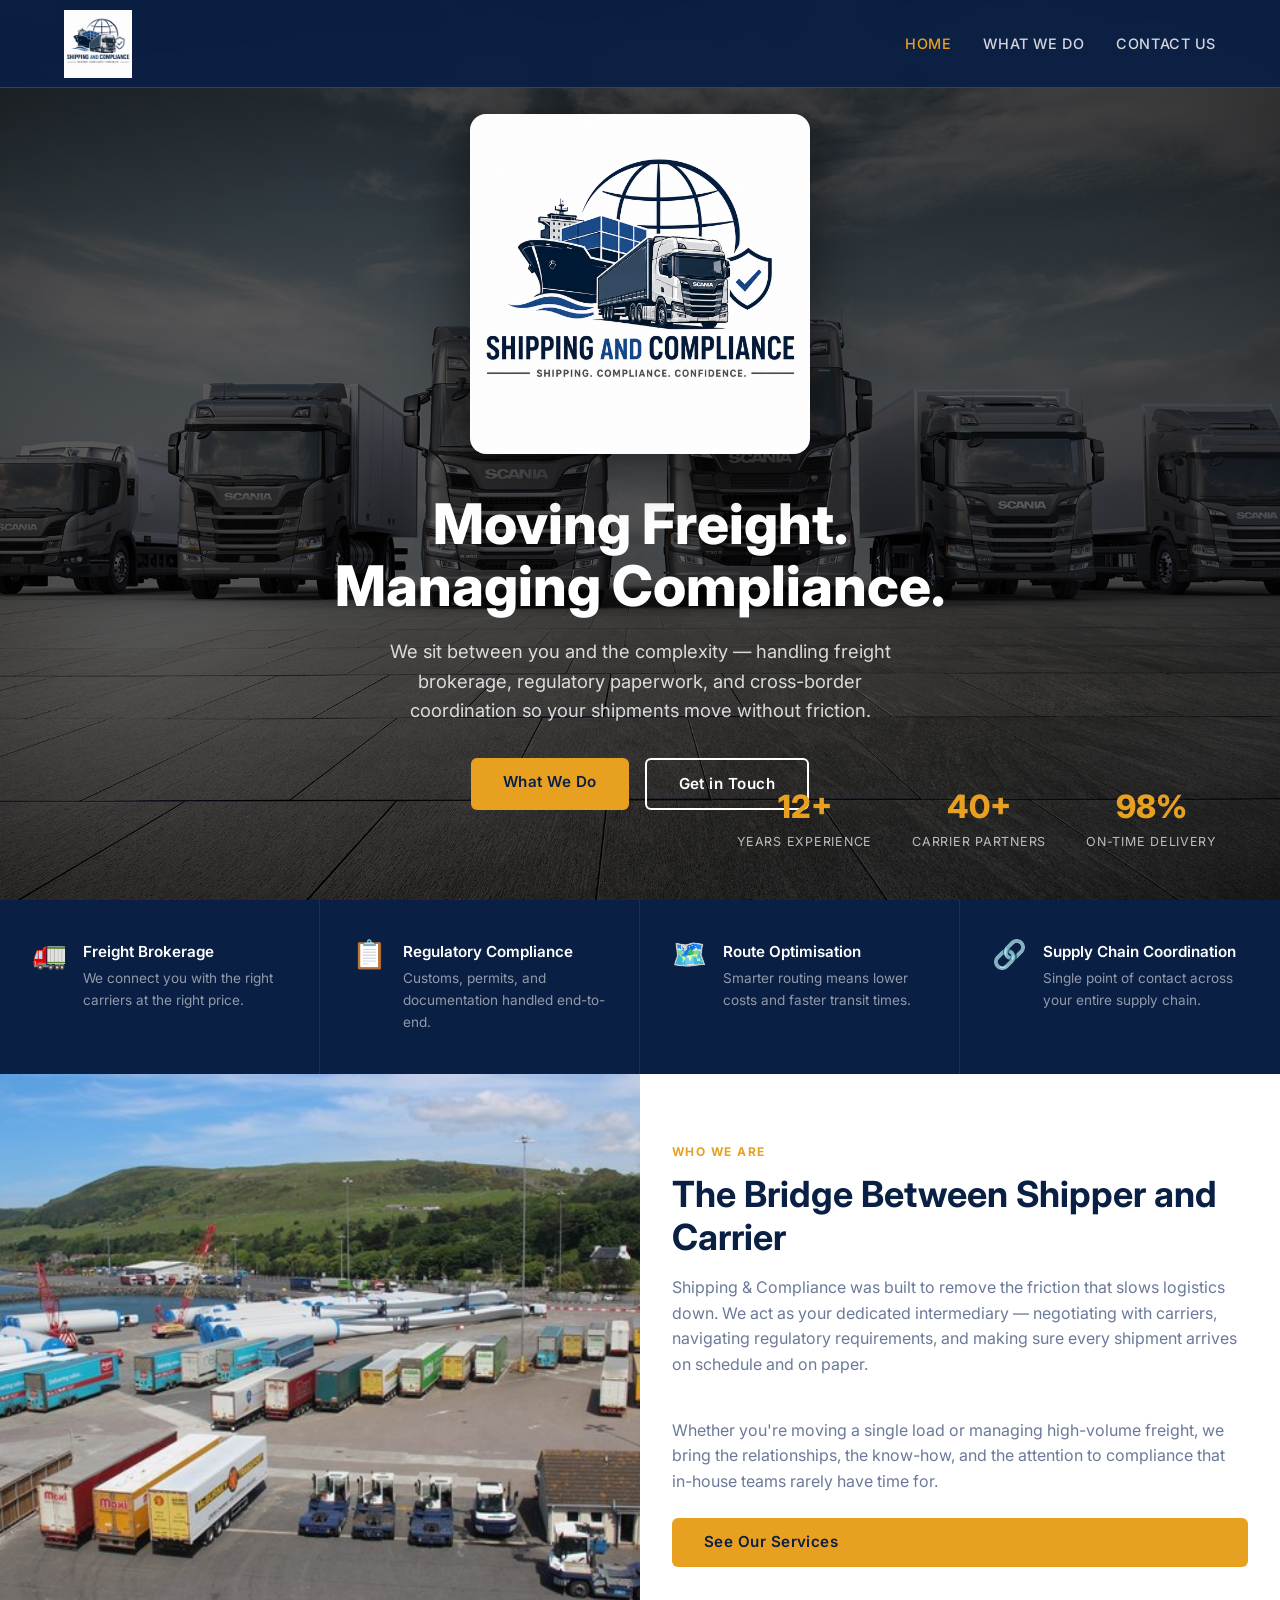
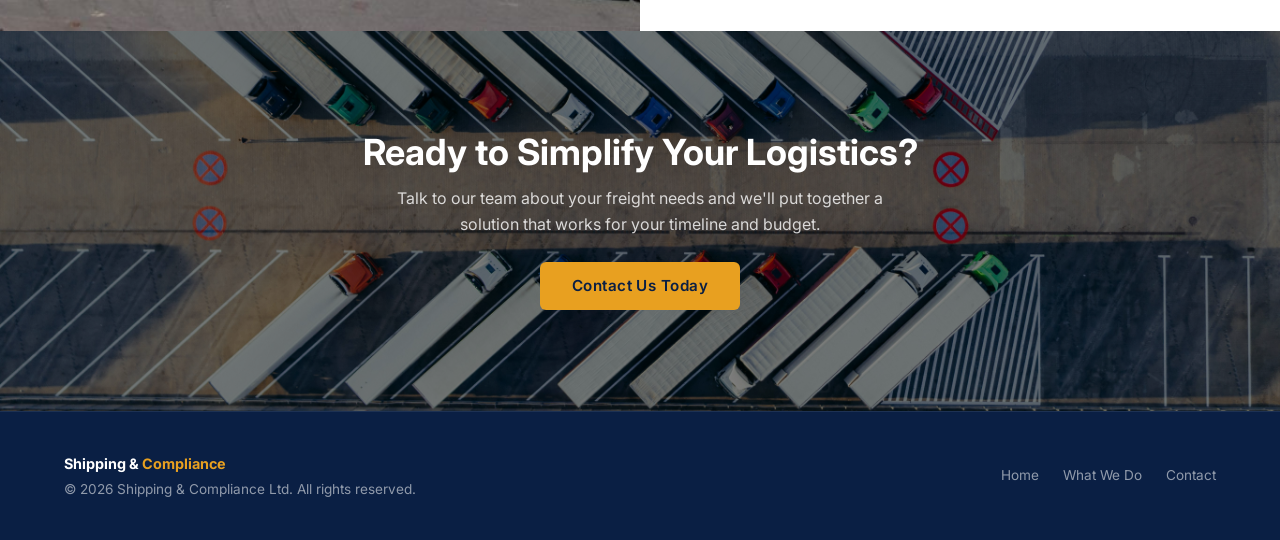
<file: index.html>
<!DOCTYPE html>
<html lang="en">
<head>
  <meta charset="UTF-8" />
  <meta name="viewport" content="width=device-width, initial-scale=1.0" />
  <!-- PAGE TITLE: This appears on the browser tab -->
  <title>Shipping & Compliance — Logistics Middleman Services</title>
  <link rel="preconnect" href="https://fonts.googleapis.com" />
  <link rel="preconnect" href="https://fonts.gstatic.com" crossorigin />
  <link href="https://fonts.googleapis.com/css2?family=Inter:wght@400;500;600;700;800&display=swap" rel="stylesheet" />
  <link rel="stylesheet" href="styles.css" />
</head>
<body>

  <!-- =====================================================
       NAV BAR (appears at the top of every page)
       ===================================================== -->
  <nav class="nav">
    <div class="nav-logo">
      <!-- LOGO (logo.png): Your company logo shown in the top-left nav bar.
           Best as a PNG file. If the logo has a white background like this one, that's fine — it sits well on the dark nav. -->
      <img src="logo.png" alt="Shipping &amp; Compliance" />
    </div>
    <!-- NAV LINKS: These are the three menu items. Change the visible text if needed,
         but don't change the href="..." parts — those link to the other pages. -->
    <ul class="nav-links">
      <li><a href="index.html" class="active">Home</a></li>
      <li><a href="what-we-do.html">What We Do</a></li>
      <li><a href="contact.html">Contact Us</a></li>
    </ul>
  </nav>

  <!-- =====================================================
       HERO — the big full-screen section at the top
       The background photo (trucks-fleet.jpg) is set in styles.css, not here.
       To swap it: open styles.css, search for "trucks-fleet.jpg", and replace the filename.
       This image fills the entire screen so it needs to be HIGH RESOLUTION — at least 1920px wide.
       Landscape orientation only.
       ===================================================== -->
  <section class="hero">
    <div class="hero-bg"></div>
    <div class="hero-content hero-content--centered">

      <!-- HERO LOGO (logo.png): Same logo file, displayed large in the centre of the splash page.
           If you get a version of the logo without a white background (transparent PNG), swap it in here for a cleaner look. -->
      <div class="hero-logo-wrap">
        <img src="logo.png" alt="Shipping &amp; Compliance" class="hero-logo" />
      </div>

      <!-- MAIN HEADLINE: The big bold text on the splash page -->
      <h1>Moving Freight.<br>Managing Compliance.</h1>

      <!-- HERO PARAGRAPH: One or two sentences describing what the company does -->
      <p>We sit between you and the complexity — handling freight brokerage, regulatory paperwork, and cross-border coordination so your shipments move without friction.</p>

      <!-- BUTTONS: Change the visible button text here if you like -->
      <div class="hero-ctas">
        <a href="what-we-do.html" class="btn btn-primary">What We Do</a>
        <a href="contact.html" class="btn btn-outline">Get in Touch</a>
      </div>
    </div>

    <!-- STATS: Three numbers shown bottom-right on the hero image.
         Update the numbers and labels to reflect real figures. -->
    <div class="hero-stats">
      <div class="stat">
        <div class="stat-number">12+</div>         <!-- e.g. "15+" -->
        <div class="stat-label">Years Experience</div>
      </div>
      <div class="stat">
        <div class="stat-number">40+</div>         <!-- e.g. "60+" -->
        <div class="stat-label">Carrier Partners</div>
      </div>
      <div class="stat">
        <div class="stat-number">98%</div>         <!-- e.g. "99%" -->
        <div class="stat-label">On-Time Delivery</div>
      </div>
    </div>
  </section>

  <!-- =====================================================
       INTRO STRIP — four highlights just below the hero.
       Each block has an icon, a short heading, and one line of text.
       You can change the emoji icons too — just paste a different one in.
       ===================================================== -->
  <div class="intro-strip">

    <div class="intro-item">
      <div class="intro-icon">🚛</div>  <!-- icon -->
      <div>
        <h3>Freight Brokerage</h3>  <!-- short heading -->
        <p>We connect you with the right carriers at the right price.</p>  <!-- one-liner -->
      </div>
    </div>

    <div class="intro-item">
      <div class="intro-icon">📋</div>
      <div>
        <h3>Regulatory Compliance</h3>
        <p>Customs, permits, and documentation handled end-to-end.</p>
      </div>
    </div>

    <div class="intro-item">
      <div class="intro-icon">🗺️</div>
      <div>
        <h3>Route Optimisation</h3>
        <p>Smarter routing means lower costs and faster transit times.</p>
      </div>
    </div>

    <div class="intro-item">
      <div class="intro-icon">🔗</div>
      <div>
        <h3>Supply Chain Coordination</h3>
        <p>Single point of contact across your entire supply chain.</p>
      </div>
    </div>

  </div>

  <!-- =====================================================
       "WHO WE ARE" SPLIT SECTION — image on the left, text on the right
       ===================================================== -->
  <div class="split">
    <div class="split-img">
      <!-- IMAGE (port-trailers.jpg): Shown as the left half of the "Who We Are" section.
           Landscape orientation works best. Aim for at least 1200px wide. -->
      <img src="port-trailers.jpg" alt="Port logistics operations" />
    </div>
    <div class="split-content">
      <div class="section-header" style="margin-bottom:1rem;">
        <!-- SMALL LABEL above the heading -->
        <div class="eyebrow">Who We Are</div>
        <!-- SECTION HEADING -->
        <h2>The Bridge Between Shipper and Carrier</h2>
        <!-- FIRST PARAGRAPH -->
        <p>Shipping &amp; Compliance was built to remove the friction that slows logistics down. We act as your dedicated intermediary — negotiating with carriers, navigating regulatory requirements, and making sure every shipment arrives on schedule and on paper.</p>
      </div>
      <!-- SECOND PARAGRAPH -->
      <p style="color:#6b7a99; margin-bottom:1.5rem;">Whether you're moving a single load or managing high-volume freight, we bring the relationships, the know-how, and the attention to compliance that in-house teams rarely have time for.</p>
      <!-- BUTTON TEXT -->
      <a href="what-we-do.html" class="btn btn-primary">See Our Services</a>
    </div>
  </div>

  <!-- =====================================================
       BOTTOM BANNER — full-width image with a call-to-action overlay
       ===================================================== -->
  <div class="img-banner">
    <!-- IMAGE (trucks-aerial.jpg): Full-width banner image near the bottom of this page.
         Landscape, at least 1600px wide. The image is darkened automatically so light and dark photos both work. -->
    <img src="trucks-aerial.jpg" alt="Trucks at logistics depot" />
    <div class="img-banner-content">
      <!-- BANNER HEADING -->
      <h2>Ready to Simplify Your Logistics?</h2>
      <!-- BANNER PARAGRAPH -->
      <p>Talk to our team about your freight needs and we'll put together a solution that works for your timeline and budget.</p>
      <!-- BUTTON TEXT -->
      <a href="contact.html" class="btn btn-primary">Contact Us Today</a>
    </div>
  </div>

  <!-- =====================================================
       FOOTER
       ===================================================== -->
  <footer class="footer">
    <div>
      <!-- COMPANY NAME in the footer -->
      <div class="footer-brand">Shipping &amp; <span>Compliance</span></div>
      <!-- COPYRIGHT LINE: Update the year and legal company name if needed -->
      <div style="margin-top:0.25rem;">&copy; 2026 Shipping &amp; Compliance Ltd. All rights reserved.</div>
    </div>
    <div class="footer-links">
      <a href="index.html">Home</a>
      <a href="what-we-do.html">What We Do</a>
      <a href="contact.html">Contact</a>
    </div>
  </footer>

</body>
</html>
</file>
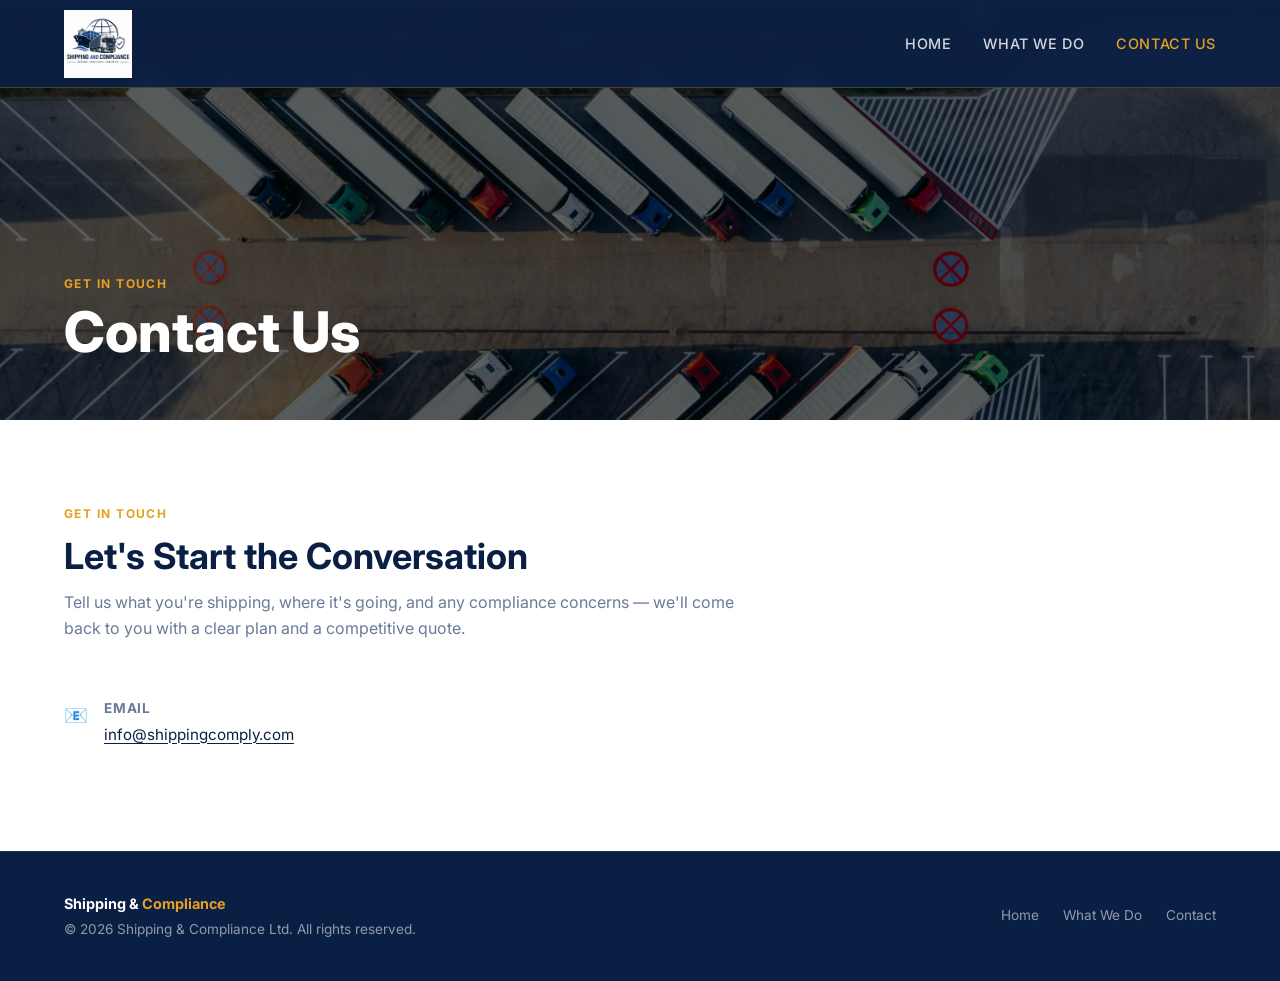
<file: contact.html>
<!DOCTYPE html>
<html lang="en">
<head>
  <meta charset="UTF-8" />
  <meta name="viewport" content="width=device-width, initial-scale=1.0" />
  <!-- PAGE TITLE: Appears on the browser tab -->
  <title>Contact Us — Shipping &amp; Compliance</title>
  <link rel="preconnect" href="https://fonts.googleapis.com" />
  <link rel="preconnect" href="https://fonts.gstatic.com" crossorigin />
  <link href="https://fonts.googleapis.com/css2?family=Inter:wght@400;500;600;700;800&display=swap" rel="stylesheet" />
  <link rel="stylesheet" href="styles.css" />
</head>
<body>

  <!-- =====================================================
       NAV BAR (same on every page)
       ===================================================== -->
  <nav class="nav">
    <div class="nav-logo">
      <!-- LOGO (logo.png): Your company logo in the nav bar. Same file used on every page. -->
      <img src="logo.png" alt="Shipping &amp; Compliance" />
    </div>
    <ul class="nav-links">
      <li><a href="index.html">Home</a></li>
      <li><a href="what-we-do.html">What We Do</a></li>
      <li><a href="contact.html" class="active">Contact Us</a></li>
    </ul>
  </nav>

  <!-- =====================================================
       PAGE HERO — banner image at the top of this page
       ===================================================== -->
  <div class="page-hero">
    <!-- IMAGE (trucks-aerial.jpg): Banner photo at the top of this page. Landscape, at least 1600px wide.
         The image is darkened automatically. To swap it, replace the filename inside url('...') below. -->
    <div class="page-hero-bg" style="background-image: url('trucks-aerial.jpg'); background-position: center 30%;"></div>
    <div class="page-hero-content">
      <!-- SMALL LABEL above the page title -->
      <div class="eyebrow">Get in Touch</div>
      <!-- PAGE TITLE -->
      <h1>Contact Us</h1>
    </div>
  </div>

  <!-- =====================================================
       CONTACT SECTION
       ===================================================== -->
  <section class="section">
    <div class="contact-details-only">

      <!-- HEADING and intro -->
      <div class="section-header">
        <div class="eyebrow">Get in Touch</div>
        <!-- HEADING -->
        <h2>Let's Start the Conversation</h2>
        <!-- INTRO PARAGRAPH -->
        <p>Tell us what you're shipping, where it's going, and any compliance concerns — we'll come back to you with a clear plan and a competitive quote.</p>
      </div>

      <div class="contact-details-grid">

        <!-- PHONE NUMBER: Replace with your real number 
        <div class="contact-detail">
          <div class="contact-detail-icon">📞</div>
          <div>
            <h4>Phone</h4>
         
            <p><a href="tel:+35312345678">+353 1 234 5678</a></p>
          </div>
        </div>
-->
        <!-- EMAIL ADDRESS: Replace with your real email.
             Update both the href="mailto:..." and the visible text to match. -->
        <div class="contact-detail">
          <div class="contact-detail-icon">📧</div>
          <div>
            <h4>Email</h4>
            <p><a href="mailto:info@shippingcomply.com">info@shippingcomply.com</a></p>
          </div>
        </div>

        <!-- OFFICE ADDRESS: Replace with your real address.
             The <br> tag just means "new line" — add or remove lines as needed.
        <div class="contact-detail">
          <div class="contact-detail-icon">📍</div>
          <div>
            <h4>Office</h4>
            <p>Unit 4, Logistics Park<br>Dublin Port, Dublin 1<br>Ireland</p>
          </div>
        </div>

        <div class="contact-detail">
          <div class="contact-detail-icon">🕐</div>
          <div>
            <h4>Office Hours</h4>
            <p>Monday – Friday: 08:00 – 18:00<br>Saturday: 09:00 – 13:00</p>
          </div>
        </div>
         -->

      </div>
    </div>
  </section>

  <!-- =====================================================
       FOOTER
       ===================================================== -->
  <footer class="footer">
    <div>
      <!-- COMPANY NAME in the footer -->
      <div class="footer-brand">Shipping &amp; <span>Compliance</span></div>
      <!-- COPYRIGHT LINE: Update the year and legal company name if needed -->
      <div style="margin-top:0.25rem;">&copy; 2026 Shipping &amp; Compliance Ltd. All rights reserved.</div>
    </div>
    <div class="footer-links">
      <a href="index.html">Home</a>
      <a href="what-we-do.html">What We Do</a>
      <a href="contact.html">Contact</a>
    </div>
  </footer>


</body>
</html>
</file>
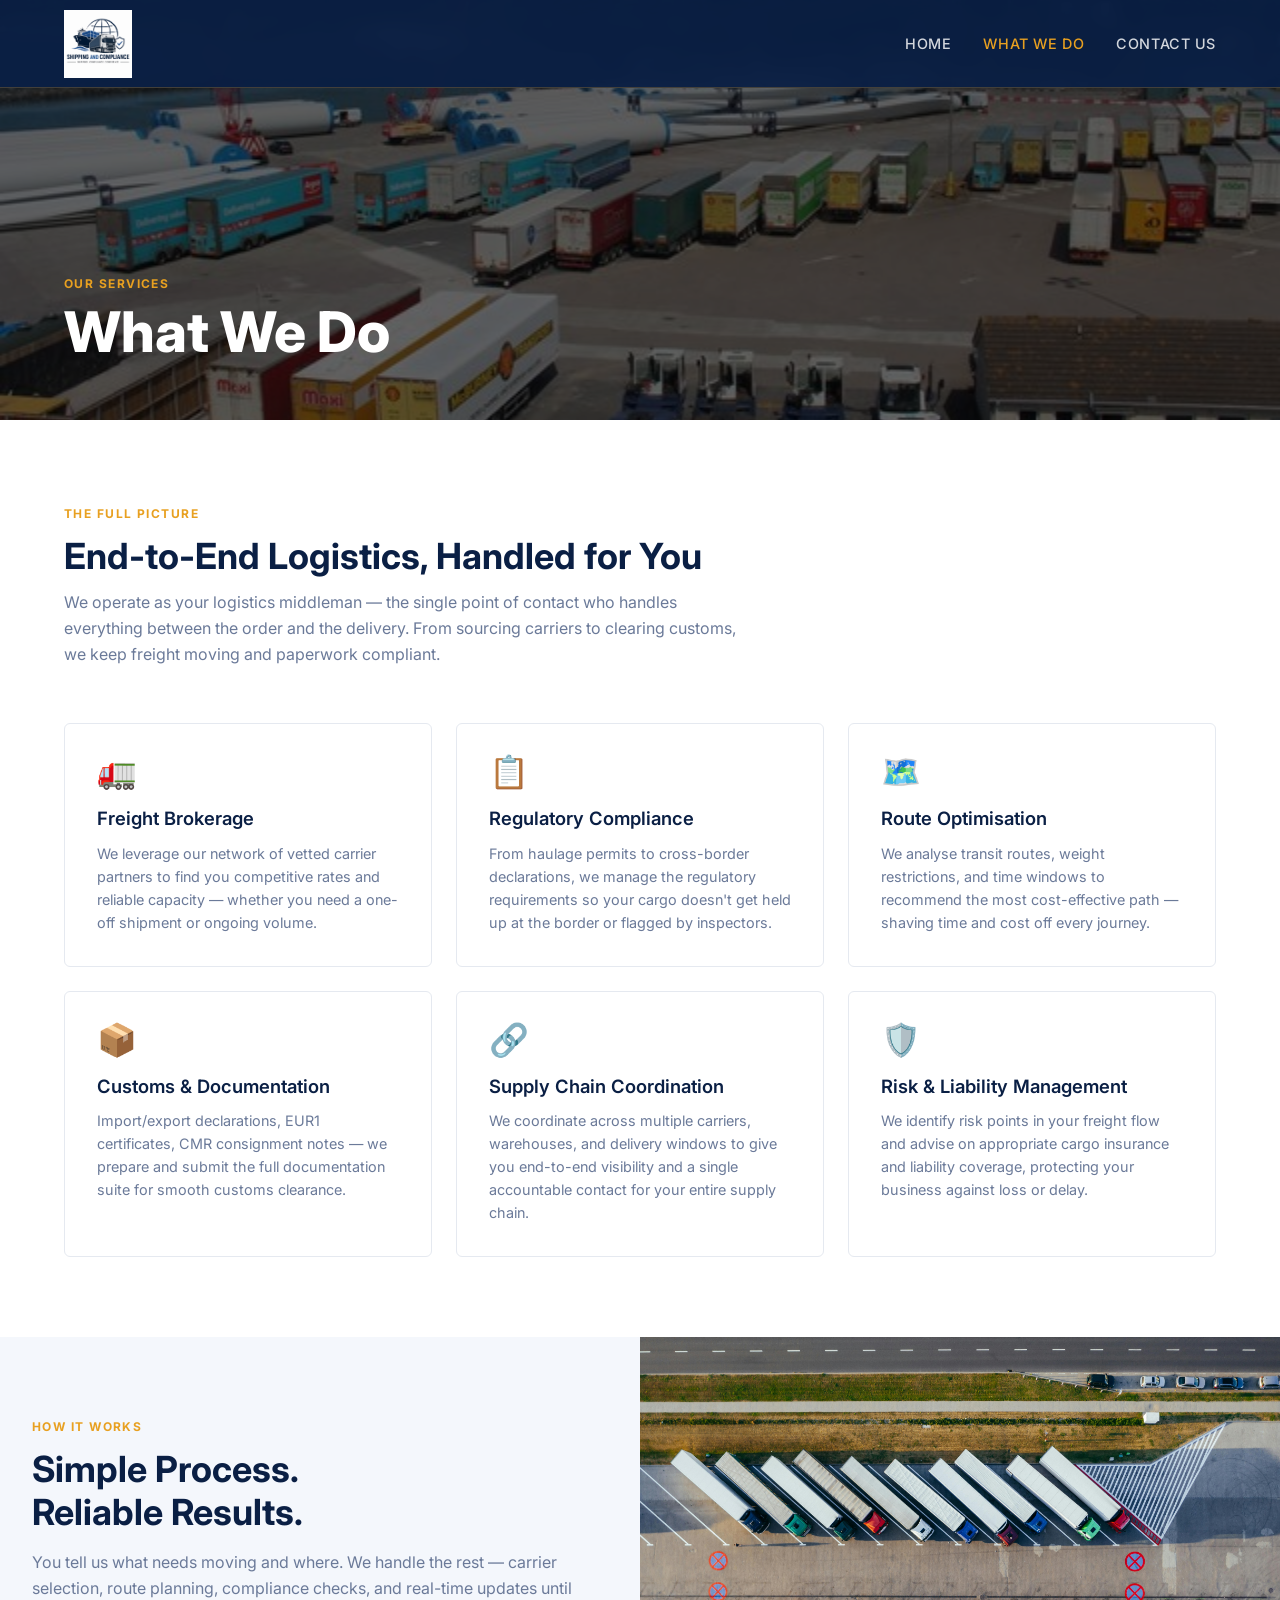
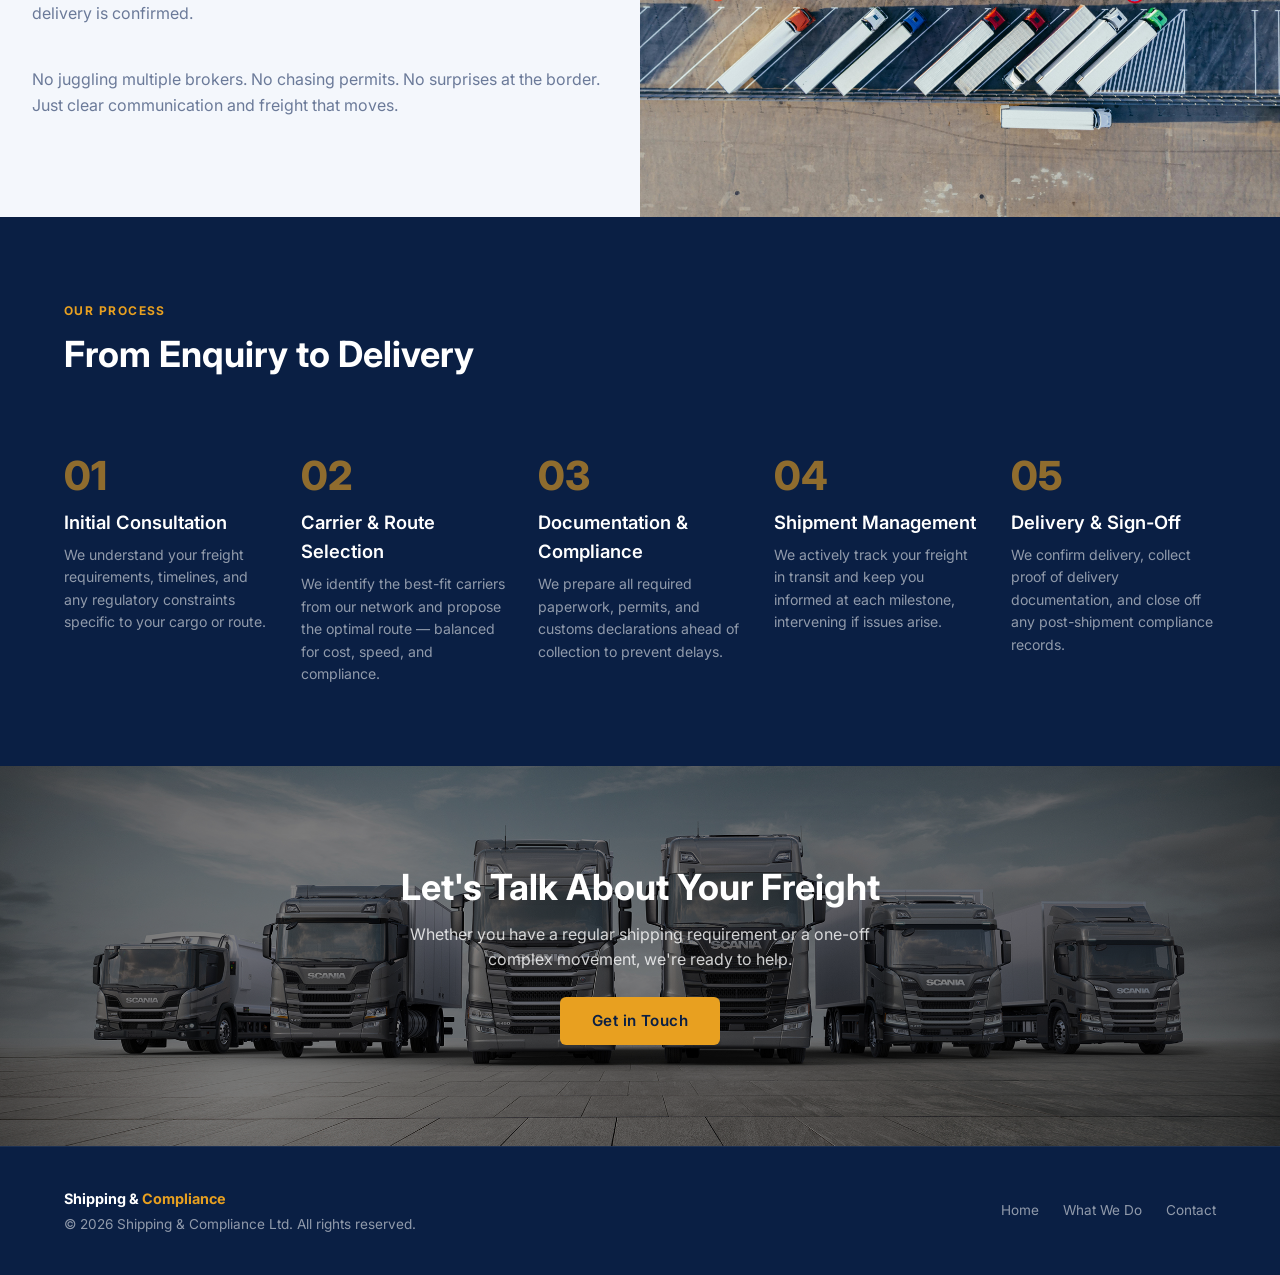
<file: what-we-do.html>
<!DOCTYPE html>
<html lang="en">
<head>
  <meta charset="UTF-8" />
  <meta name="viewport" content="width=device-width, initial-scale=1.0" />
  <!-- PAGE TITLE: Appears on the browser tab -->
  <title>What We Do — Shipping &amp; Compliance</title>
  <link rel="preconnect" href="https://fonts.googleapis.com" />
  <link rel="preconnect" href="https://fonts.gstatic.com" crossorigin />
  <link href="https://fonts.googleapis.com/css2?family=Inter:wght@400;500;600;700;800&display=swap" rel="stylesheet" />
  <link rel="stylesheet" href="styles.css" />
</head>
<body>

  <!-- =====================================================
       NAV BAR (same on every page)
       ===================================================== -->
  <nav class="nav">
    <div class="nav-logo">
      <!-- LOGO (logo.png): Your company logo in the nav bar. Same file used on every page. -->
      <img src="logo.png" alt="Shipping &amp; Compliance" />
    </div>
    <ul class="nav-links">
      <li><a href="index.html">Home</a></li>
      <li><a href="what-we-do.html" class="active">What We Do</a></li>
      <li><a href="contact.html">Contact Us</a></li>
    </ul>
  </nav>

  <!-- =====================================================
       PAGE HERO — banner image at the top of this page
       ===================================================== -->
  <div class="page-hero">
    <!-- IMAGE (port-trailers.jpg): Banner photo at the top of this page. Landscape, at least 1600px wide.
         The image is darkened automatically. To swap it, replace the filename inside url('...') below. -->
    <div class="page-hero-bg" style="background-image: url('port-trailers.jpg'); background-position: center 60%;"></div>
    <div class="page-hero-content">
      <!-- SMALL LABEL above the page title -->
      <div class="eyebrow">Our Services</div>
      <!-- PAGE TITLE -->
      <h1>What We Do</h1>
    </div>
  </div>

  <!-- =====================================================
       SERVICES INTRO
       ===================================================== -->
  <section class="section">
    <div class="section-header">
      <!-- SMALL LABEL above the heading -->
      <div class="eyebrow">The Full Picture</div>
      <!-- SECTION HEADING -->
      <h2>End-to-End Logistics, Handled for You</h2>
      <!-- INTRO PARAGRAPH -->
      <p>We operate as your logistics middleman — the single point of contact who handles everything between the order and the delivery. From sourcing carriers to clearing customs, we keep freight moving and paperwork compliant.</p>
    </div>

    <!-- =====================================================
         SERVICE CARDS — one card per service.
         Each card has: an emoji icon, a heading, and a short paragraph.
         Add, remove, or edit cards as needed.
         To change the emoji, just paste a different one in place of the existing one.
         ===================================================== -->
    <div class="services-grid">

      <div class="service-card">
        <div class="service-icon">🚛</div>  <!-- icon -->
        <h3>Freight Brokerage</h3>  <!-- service name -->
        <p>We leverage our network of vetted carrier partners to find you competitive rates and reliable capacity — whether you need a one-off shipment or ongoing volume.</p>
      </div>

      <div class="service-card">
        <div class="service-icon">📋</div>
        <h3>Regulatory Compliance</h3>
        <p>From haulage permits to cross-border declarations, we manage the regulatory requirements so your cargo doesn't get held up at the border or flagged by inspectors.</p>
      </div>

      <div class="service-card">
        <div class="service-icon">🗺️</div>
        <h3>Route Optimisation</h3>
        <p>We analyse transit routes, weight restrictions, and time windows to recommend the most cost-effective path — shaving time and cost off every journey.</p>
      </div>

      <div class="service-card">
        <div class="service-icon">📦</div>
        <h3>Customs &amp; Documentation</h3>
        <p>Import/export declarations, EUR1 certificates, CMR consignment notes — we prepare and submit the full documentation suite for smooth customs clearance.</p>
      </div>

      <div class="service-card">
        <div class="service-icon">🔗</div>
        <h3>Supply Chain Coordination</h3>
        <p>We coordinate across multiple carriers, warehouses, and delivery windows to give you end-to-end visibility and a single accountable contact for your entire supply chain.</p>
      </div>

      <div class="service-card">
        <div class="service-icon">🛡️</div>
        <h3>Risk &amp; Liability Management</h3>
        <p>We identify risk points in your freight flow and advise on appropriate cargo insurance and liability coverage, protecting your business against loss or delay.</p>
      </div>

    </div>
  </section>

  <!-- =====================================================
       "HOW IT WORKS" SPLIT SECTION — text on left, image on right
       ===================================================== -->
  <div class="split">
    <div class="split-content" style="background: var(--light);">
      <div class="section-header" style="margin-bottom:1rem;">
        <!-- SMALL LABEL above the heading -->
        <div class="eyebrow">How It Works</div>
        <!-- SECTION HEADING -->
        <h2>Simple Process.<br>Reliable Results.</h2>
        <!-- FIRST PARAGRAPH -->
        <p>You tell us what needs moving and where. We handle the rest — carrier selection, route planning, compliance checks, and real-time updates until delivery is confirmed.</p>
      </div>
      <!-- SECOND PARAGRAPH -->
      <p style="color:#6b7a99;">No juggling multiple brokers. No chasing permits. No surprises at the border. Just clear communication and freight that moves.</p>
    </div>
    <div class="split-img">
      <!-- IMAGE (trucks-aerial.jpg): Shown as the right half of the "How It Works" section.
           Landscape orientation works best. Aim for at least 1200px wide. -->
      <img src="trucks-aerial.jpg" alt="Aerial view of logistics depot" />
    </div>
  </div>

  <!-- =====================================================
       PROCESS STEPS — numbered steps on a dark navy background.
       Each step has a heading and a short description.
       The numbers are added automatically, so just edit the text.
       ===================================================== -->
  <section class="section section-navy">
    <div class="section-header">
      <!-- SMALL LABEL above the heading -->
      <div class="eyebrow">Our Process</div>
      <!-- SECTION HEADING -->
      <h2 style="color:var(--white);">From Enquiry to Delivery</h2>
    </div>
    <div class="process-steps">

      <div class="step">
        <h3>Initial Consultation</h3>  <!-- step heading -->
        <p>We understand your freight requirements, timelines, and any regulatory constraints specific to your cargo or route.</p>
      </div>

      <div class="step">
        <h3>Carrier &amp; Route Selection</h3>
        <p>We identify the best-fit carriers from our network and propose the optimal route — balanced for cost, speed, and compliance.</p>
      </div>

      <div class="step">
        <h3>Documentation &amp; Compliance</h3>
        <p>We prepare all required paperwork, permits, and customs declarations ahead of collection to prevent delays.</p>
      </div>

      <div class="step">
        <h3>Shipment Management</h3>
        <p>We actively track your freight in transit and keep you informed at each milestone, intervening if issues arise.</p>
      </div>

      <div class="step">
        <h3>Delivery &amp; Sign-Off</h3>
        <p>We confirm delivery, collect proof of delivery documentation, and close off any post-shipment compliance records.</p>
      </div>

    </div>
  </section>

  <!-- =====================================================
       BOTTOM BANNER — full-width call-to-action
       ===================================================== -->
  <div class="img-banner">
    <!-- IMAGE (trucks-fleet.jpg): Full-width banner at the bottom of this page.
         Landscape, at least 1600px wide. The image is darkened automatically so light and dark photos both work. -->
    <img src="trucks-fleet.jpg" alt="Fleet of freight trucks" />
    <div class="img-banner-content">
      <!-- BANNER HEADING -->
      <h2>Let's Talk About Your Freight</h2>
      <!-- BANNER PARAGRAPH -->
      <p>Whether you have a regular shipping requirement or a one-off complex movement, we're ready to help.</p>
      <!-- BUTTON TEXT -->
      <a href="contact.html" class="btn btn-primary">Get in Touch</a>
    </div>
  </div>

  <!-- =====================================================
       FOOTER
       ===================================================== -->
  <footer class="footer">
    <div>
      <!-- COMPANY NAME in the footer -->
      <div class="footer-brand">Shipping &amp; <span>Compliance</span></div>
      <!-- COPYRIGHT LINE: Update the year and legal company name if needed -->
      <div style="margin-top:0.25rem;">&copy; 2026 Shipping &amp; Compliance Ltd. All rights reserved.</div>
    </div>
    <div class="footer-links">
      <a href="index.html">Home</a>
      <a href="what-we-do.html">What We Do</a>
      <a href="contact.html">Contact</a>
    </div>
  </footer>

</body>
</html>
</file>
<file: styles.css>
/* ── Reset & Base ─────────────────────────────────────────── */
*, *::before, *::after { box-sizing: border-box; margin: 0; padding: 0; }

:root {
  --navy:      #0a1f44;
  --navy-mid:  #1e3a6e;
  --amber:     #e8a020;
  --amber-dk:  #c4861a;
  --light:     #f4f7fc;
  --muted:     #6b7a99;
  --white:     #ffffff;
  --radius:    6px;
  --transition: 0.25s ease;
}

html { scroll-behavior: smooth; }

body {
  font-family: 'Inter', sans-serif;
  color: var(--navy);
  background: var(--white);
  line-height: 1.6;
}

img { display: block; max-width: 100%; }

a { color: inherit; text-decoration: none; }

/* ── Typography ───────────────────────────────────────────── */
h1 { font-size: clamp(2rem, 5vw, 3.5rem); font-weight: 800; line-height: 1.1; }
h2 { font-size: clamp(1.5rem, 3vw, 2.25rem); font-weight: 700; line-height: 1.2; }
h3 { font-size: 1.15rem; font-weight: 600; }
p  { color: #374151; }

/* ── Nav ──────────────────────────────────────────────────── */
.nav {
  position: fixed;
  top: 0; left: 0; right: 0;
  z-index: 100;
  display: flex;
  align-items: center;
  justify-content: space-between;
  padding: 0 5%;
  height: 88px;
  background: rgba(10, 31, 68, 0.94);
  backdrop-filter: blur(8px);
  border-bottom: 1px solid rgba(232, 160, 32, 0.25);
}

.nav-logo {
  display: flex;
  align-items: center;
  gap: 12px;
}

.nav-logo img {
  height: 68px;
  width: auto;
}

.nav-brand {
  font-size: 1rem;
  font-weight: 700;
  color: var(--white);
  text-transform: uppercase;
  letter-spacing: 0.06em;
  line-height: 1.2;
}

.nav-brand span { color: var(--amber); }

.nav-links {
  display: flex;
  gap: 2rem;
  list-style: none;
}

.nav-links a {
  color: rgba(255,255,255,0.82);
  font-size: 0.9rem;
  font-weight: 500;
  letter-spacing: 0.04em;
  text-transform: uppercase;
  transition: color var(--transition);
}

.nav-links a:hover,
.nav-links a.active { color: var(--amber); }

/* ── Buttons ──────────────────────────────────────────────── */
.btn {
  display: inline-block;
  padding: 0.75rem 2rem;
  border-radius: var(--radius);
  font-weight: 600;
  font-size: 0.95rem;
  letter-spacing: 0.03em;
  transition: all var(--transition);
  cursor: pointer;
  border: none;
}

.btn-primary {
  background: var(--amber);
  color: var(--navy);
}
.btn-primary:hover { background: var(--amber-dk); transform: translateY(-1px); }

.btn-outline {
  background: transparent;
  border: 2px solid var(--white);
  color: var(--white);
}
.btn-outline:hover { background: var(--white); color: var(--navy); }

/* ── Hero ─────────────────────────────────────────────────── */
.hero {
  position: relative;
  min-height: 100vh;
  display: flex;
  align-items: center;
  overflow: hidden;
}

.hero-bg {
  position: absolute;
  inset: 0;
  background-image: url('trucks-fleet.jpg');
  background-size: cover;
  background-position: center 40%;
  filter: brightness(0.35);
}

.hero-content {
  position: relative;
  z-index: 2;
  max-width: 760px;
  padding: 0 5%;
  padding-top: 68px;
}

.hero-content--centered {
  max-width: 100%;
  width: 100%;
  display: flex;
  flex-direction: column;
  align-items: center;
  text-align: center;
  padding: 88px 5% 4rem;
}

.hero-content--centered p { margin-left: auto; margin-right: auto; }
.hero-content--centered .hero-ctas { justify-content: center; }

.hero-logo-wrap {
  margin-bottom: 2.5rem;
  filter: drop-shadow(0 8px 32px rgba(0,0,0,0.55));
}

.hero-logo {
  width: clamp(200px, 30vw, 340px);
  height: auto;
  border-radius: 16px;
}

.hero-eyebrow {
  display: inline-block;
  background: var(--amber);
  color: var(--navy);
  font-size: 0.75rem;
  font-weight: 700;
  letter-spacing: 0.12em;
  text-transform: uppercase;
  padding: 0.3rem 0.9rem;
  border-radius: 2px;
  margin-bottom: 1.25rem;
}

.hero-content h1 { color: var(--white); margin-bottom: 1.25rem; }

.hero-content p {
  color: rgba(255,255,255,0.82);
  font-size: 1.15rem;
  max-width: 520px;
  margin-bottom: 2rem;
}

.hero-ctas { display: flex; gap: 1rem; flex-wrap: wrap; }

.hero-stats {
  position: absolute;
  bottom: 3rem;
  right: 5%;
  z-index: 2;
  display: flex;
  gap: 2.5rem;
}

.stat { text-align: center; }
.stat-number { font-size: 2rem; font-weight: 800; color: var(--amber); }
.stat-label  { font-size: 0.78rem; color: rgba(255,255,255,0.7); text-transform: uppercase; letter-spacing: 0.06em; }

/* ── Section base ─────────────────────────────────────────── */
.section { padding: 5rem 5%; }
.section-light { background: var(--light); }
.section-navy  { background: var(--navy); }

.section-header { max-width: 680px; margin-bottom: 3.5rem; }
.section-header .eyebrow {
  display: inline-block;
  color: var(--amber);
  font-size: 0.75rem;
  font-weight: 700;
  letter-spacing: 0.12em;
  text-transform: uppercase;
  margin-bottom: 0.75rem;
}
.section-header h2 { margin-bottom: 0.75rem; }
.section-header p { color: var(--muted); }

/* ── Intro strip (index) ──────────────────────────────────── */
.intro-strip {
  background: var(--navy);
  display: grid;
  grid-template-columns: repeat(auto-fit, minmax(220px, 1fr));
  gap: 0;
}

.intro-item {
  padding: 2.5rem 2rem;
  border-right: 1px solid rgba(255,255,255,0.08);
  display: flex;
  align-items: flex-start;
  gap: 1rem;
}

.intro-item:last-child { border-right: none; }

.intro-icon {
  font-size: 1.75rem;
  line-height: 1;
  flex-shrink: 0;
}

.intro-item h3 { color: var(--white); font-size: 0.95rem; margin-bottom: 0.25rem; }
.intro-item p  { color: rgba(255,255,255,0.55); font-size: 0.85rem; }

/* ── Split image section ──────────────────────────────────── */
.split {
  display: grid;
  grid-template-columns: 1fr 1fr;
  min-height: 480px;
}

.split-img { overflow: hidden; }
.split-img img { width: 100%; height: 100%; object-fit: cover; }

.split-content {
  display: flex;
  flex-direction: column;
  justify-content: center;
  padding: 4rem 5%;
}

.split-content h2 { margin-bottom: 1rem; }
.split-content p  { color: var(--muted); margin-bottom: 1.5rem; }

/* ── Services grid ────────────────────────────────────────── */
.services-grid {
  display: grid;
  grid-template-columns: repeat(auto-fit, minmax(280px, 1fr));
  gap: 1.5rem;
}

.service-card {
  background: var(--white);
  border: 1px solid #e5e9f0;
  border-radius: var(--radius);
  padding: 2rem;
  transition: box-shadow var(--transition), transform var(--transition);
}

.service-card:hover {
  box-shadow: 0 8px 32px rgba(10,31,68,0.12);
  transform: translateY(-3px);
}

.service-icon {
  font-size: 2rem;
  margin-bottom: 1rem;
  line-height: 1;
}

.service-card h3 { margin-bottom: 0.5rem; }
.service-card p  { font-size: 0.9rem; color: var(--muted); }

/* ── Full-width image banner ──────────────────────────────── */
.img-banner {
  position: relative;
  height: 380px;
  overflow: hidden;
}

.img-banner img {
  width: 100%;
  height: 100%;
  object-fit: cover;
  object-position: center 55%;
  filter: brightness(0.5);
}

.img-banner-content {
  position: absolute;
  inset: 0;
  display: flex;
  flex-direction: column;
  align-items: center;
  justify-content: center;
  text-align: center;
  padding: 0 5%;
}

.img-banner-content h2 { color: var(--white); margin-bottom: 0.75rem; }
.img-banner-content p  { color: rgba(255,255,255,0.8); max-width: 520px; margin-bottom: 1.5rem; }

/* ── What We Do page ──────────────────────────────────────── */
.page-hero {
  position: relative;
  height: 420px;
  overflow: hidden;
  display: flex;
  align-items: flex-end;
}

.page-hero-bg {
  position: absolute;
  inset: 0;
  background-size: cover;
  background-position: center;
  filter: brightness(0.4);
}

.page-hero-content {
  position: relative;
  z-index: 2;
  padding: 0 5% 3.5rem;
}

.page-hero-content .eyebrow {
  display: inline-block;
  color: var(--amber);
  font-size: 0.75rem;
  font-weight: 700;
  letter-spacing: 0.12em;
  text-transform: uppercase;
  margin-bottom: 0.6rem;
}

.page-hero-content h1 { color: var(--white); }

/* ── Process steps ────────────────────────────────────────── */
.process-steps {
  display: grid;
  grid-template-columns: repeat(auto-fit, minmax(200px, 1fr));
  gap: 2rem;
  counter-reset: steps;
}

.step {
  position: relative;
  padding-top: 1.5rem;
  counter-increment: steps;
}

.step::before {
  content: counter(steps, decimal-leading-zero);
  display: block;
  font-size: 2.5rem;
  font-weight: 800;
  color: var(--amber);
  opacity: 0.6;
  line-height: 1;
  margin-bottom: 0.75rem;
}

.step h3 { color: var(--white); margin-bottom: 0.4rem; }
.step p  { color: rgba(255,255,255,0.55); font-size: 0.88rem; }

/* ── Contact page ─────────────────────────────────────────── */
.contact-details-only { max-width: 860px; }

.contact-details-grid {
  display: grid;
  grid-template-columns: repeat(auto-fit, minmax(220px, 1fr));
  gap: 2rem;
  margin-top: 2.5rem;
}

.contact-detail a {
  color: var(--navy);
  text-decoration: underline;
  text-underline-offset: 3px;
}

.contact-detail a:hover { color: var(--amber-dk); }

.contact-detail {
  display: flex;
  gap: 1rem;
  margin-bottom: 1.5rem;
  align-items: flex-start;
}

.contact-detail-icon {
  font-size: 1.2rem;
  flex-shrink: 0;
  margin-top: 2px;
}

.contact-detail h4 { font-size: 0.85rem; color: var(--muted); text-transform: uppercase; letter-spacing: 0.06em; margin-bottom: 0.2rem; }
.contact-detail p  { font-size: 0.95rem; color: var(--navy); }

/* ── Form ─────────────────────────────────────────────────── */
.form-group { margin-bottom: 1.25rem; }

.form-row { display: grid; grid-template-columns: 1fr 1fr; gap: 1.25rem; }

label {
  display: block;
  font-size: 0.82rem;
  font-weight: 600;
  color: var(--navy);
  letter-spacing: 0.04em;
  text-transform: uppercase;
  margin-bottom: 0.4rem;
}

input, textarea, select {
  width: 100%;
  padding: 0.7rem 1rem;
  border: 1.5px solid #d1d9e6;
  border-radius: var(--radius);
  font-family: inherit;
  font-size: 0.95rem;
  color: var(--navy);
  background: var(--white);
  transition: border-color var(--transition);
  outline: none;
}

input:focus, textarea:focus, select:focus { border-color: var(--amber); }
textarea { resize: vertical; min-height: 130px; }

.form-note {
  font-size: 0.78rem;
  color: var(--muted);
  margin-top: 0.75rem;
}

/* ── Footer ───────────────────────────────────────────────── */
.footer {
  background: var(--navy);
  color: rgba(255,255,255,0.55);
  padding: 2.5rem 5%;
  display: flex;
  align-items: center;
  justify-content: space-between;
  flex-wrap: wrap;
  gap: 1rem;
  font-size: 0.85rem;
  border-top: 1px solid rgba(255,255,255,0.08);
}

.footer-brand { font-weight: 700; color: var(--white); font-size: 0.9rem; }
.footer-brand span { color: var(--amber); }

.footer-links { display: flex; gap: 1.5rem; }
.footer-links a:hover { color: var(--amber); }

/* ── Responsive ───────────────────────────────────────────── */
@media (max-width: 900px) {
  .split { grid-template-columns: 1fr; }
  .split-img { height: 300px; }
  .contact-grid { grid-template-columns: 1fr; gap: 2.5rem; }
  .hero-stats { display: none; }
}

@media (max-width: 680px) {
  .nav-links { display: none; }
  .form-row { grid-template-columns: 1fr; }
  .intro-strip { grid-template-columns: 1fr 1fr; }
}
</file>
